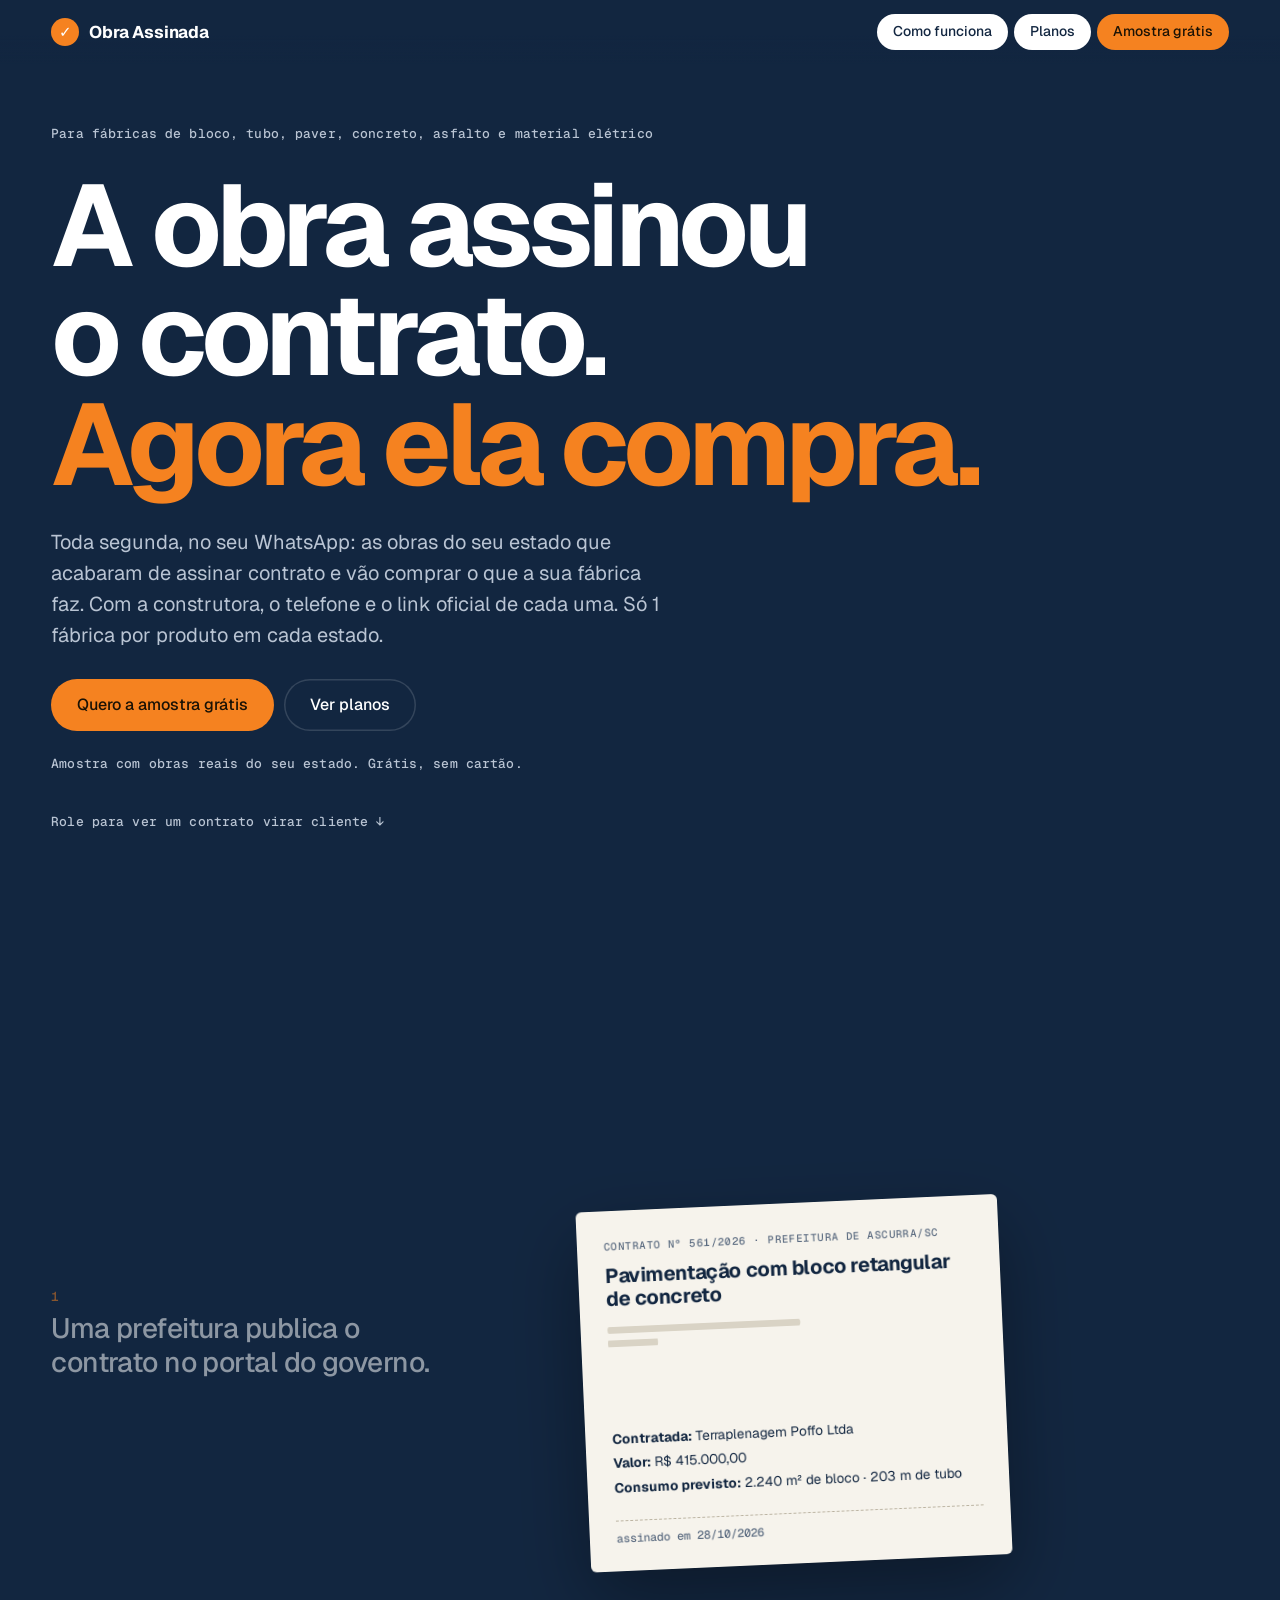
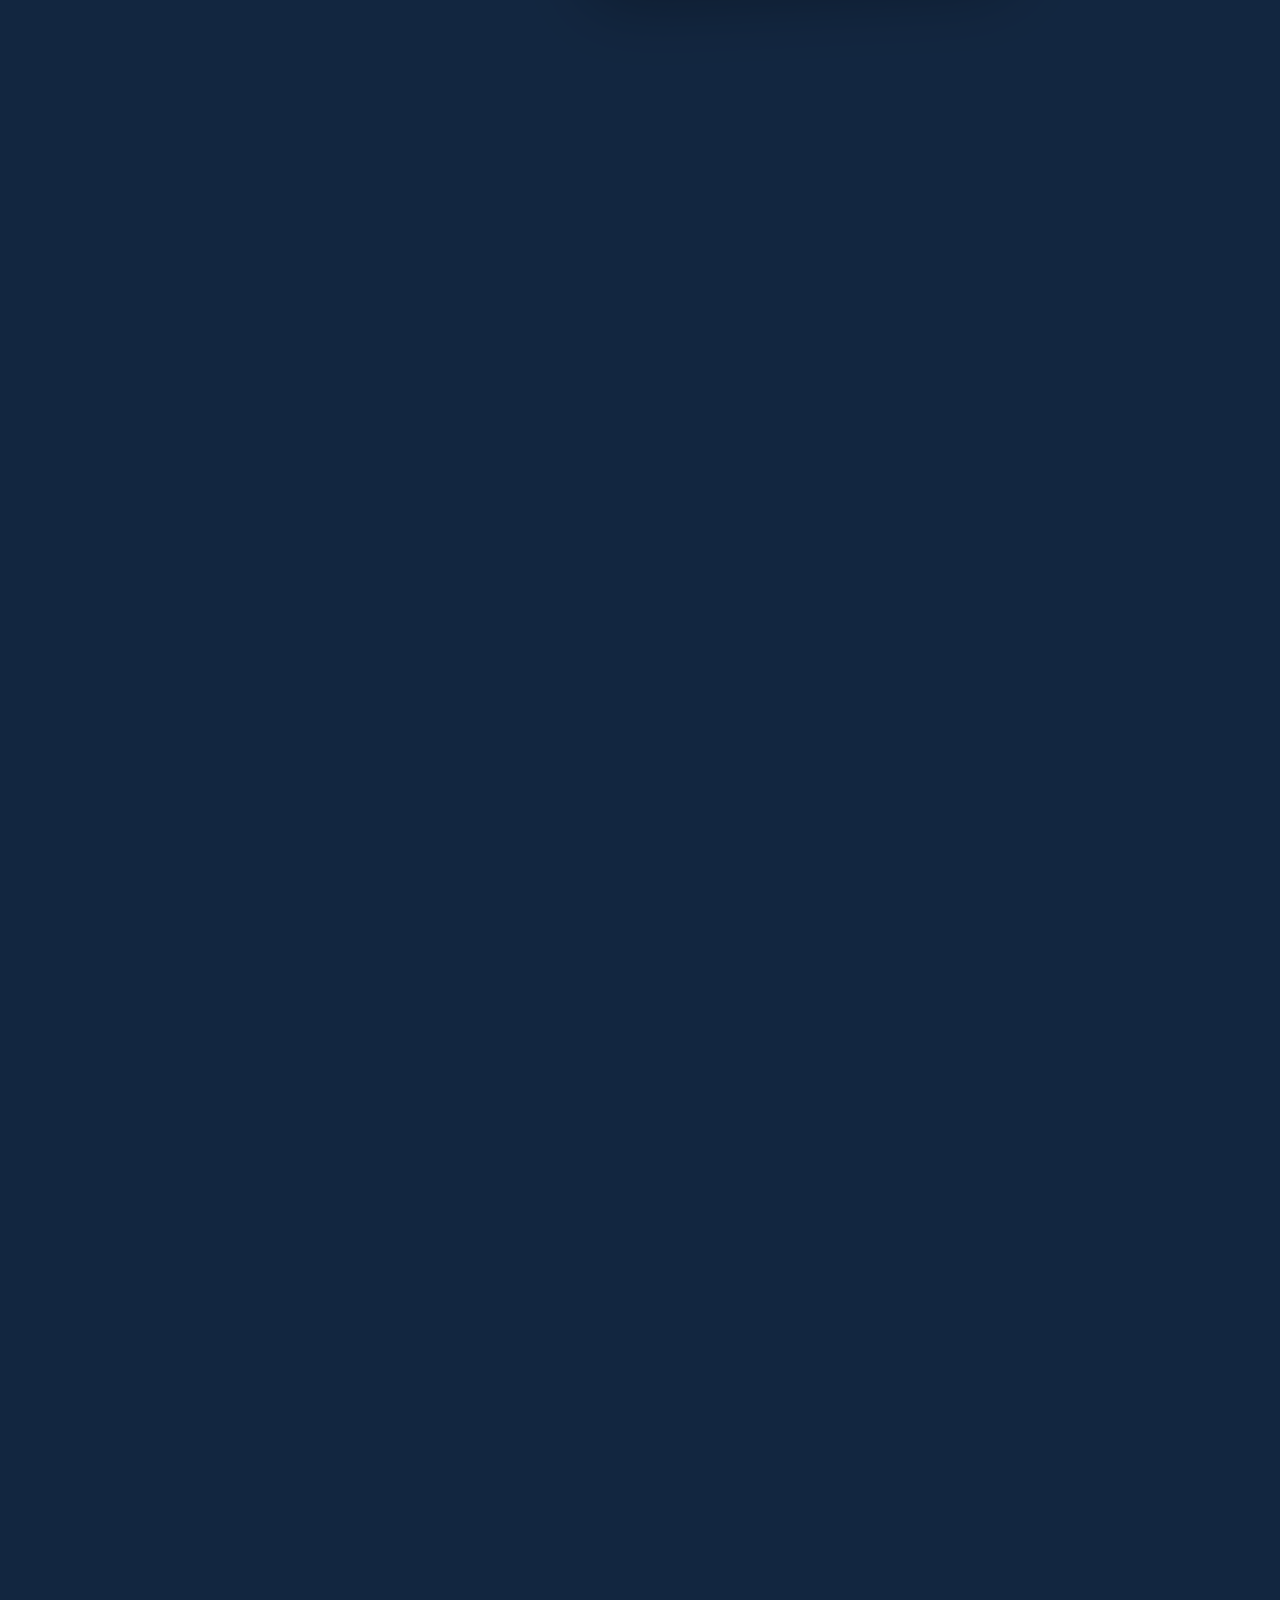
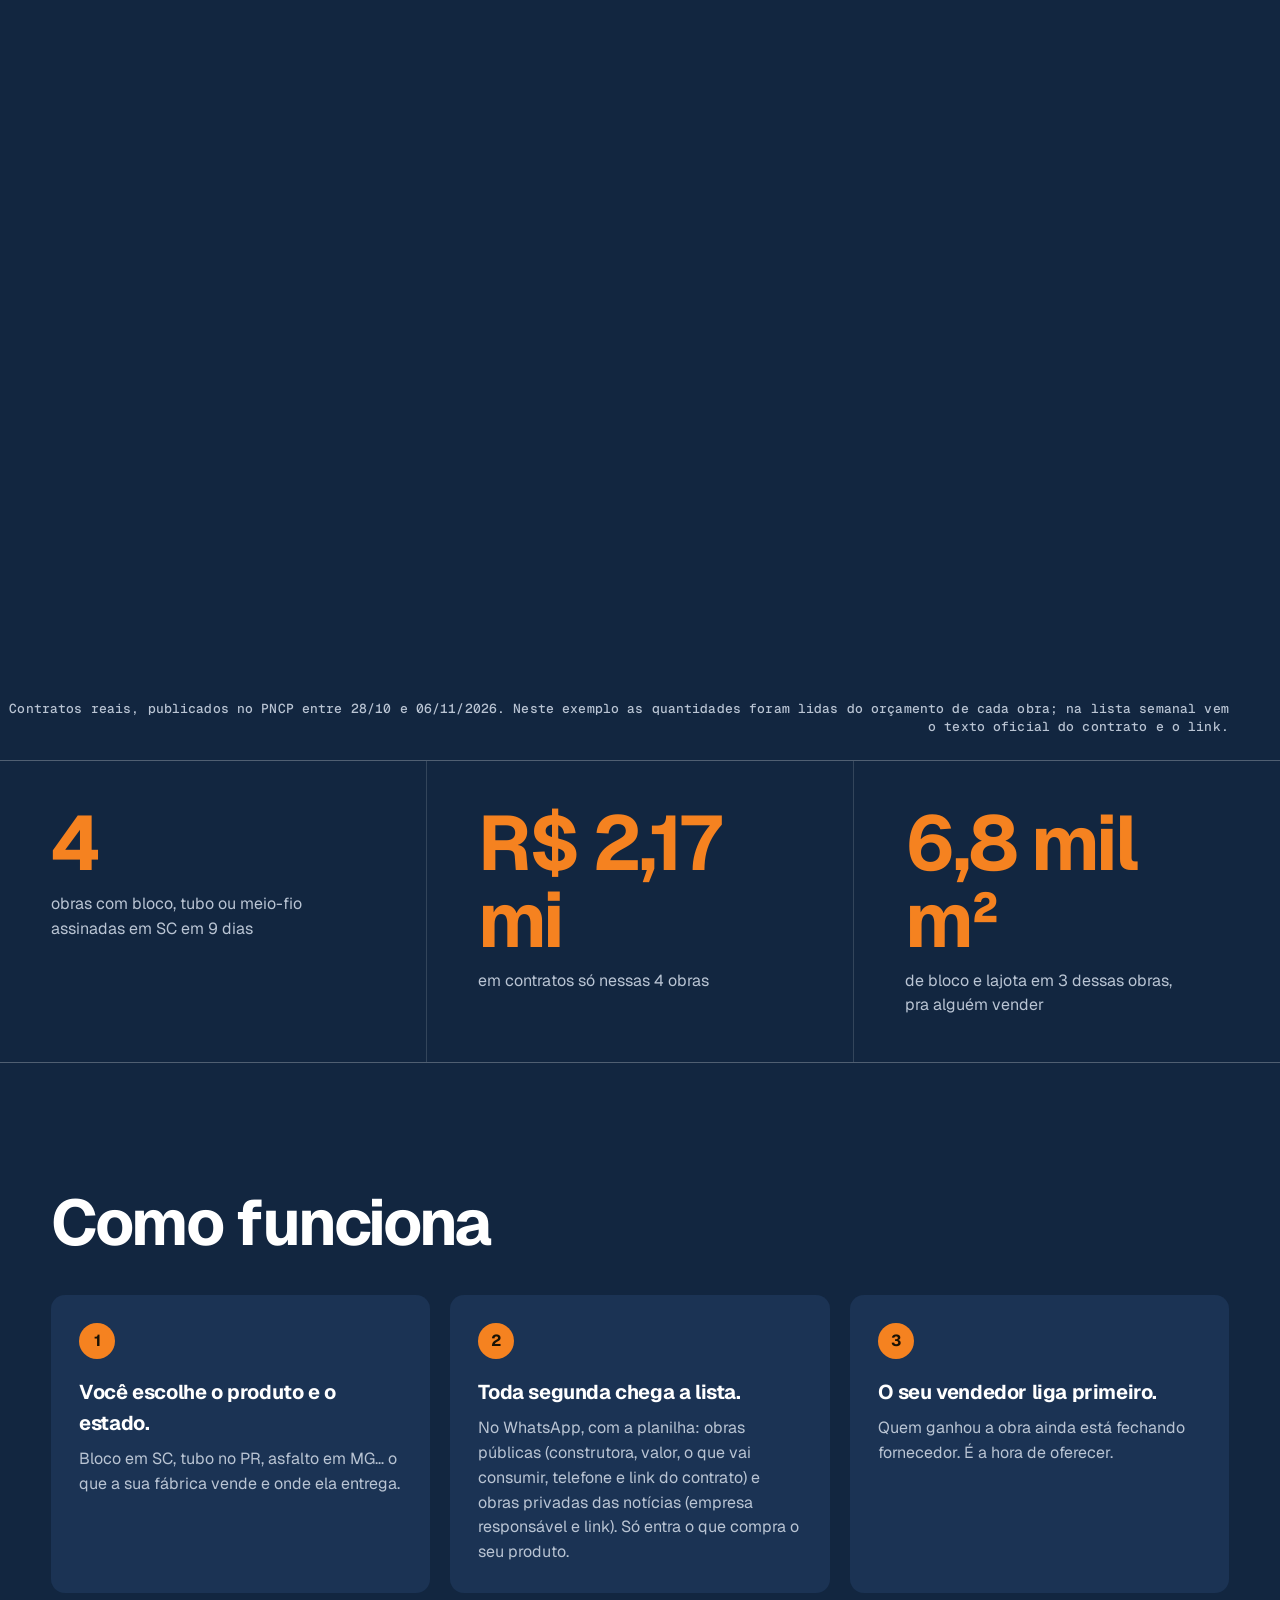
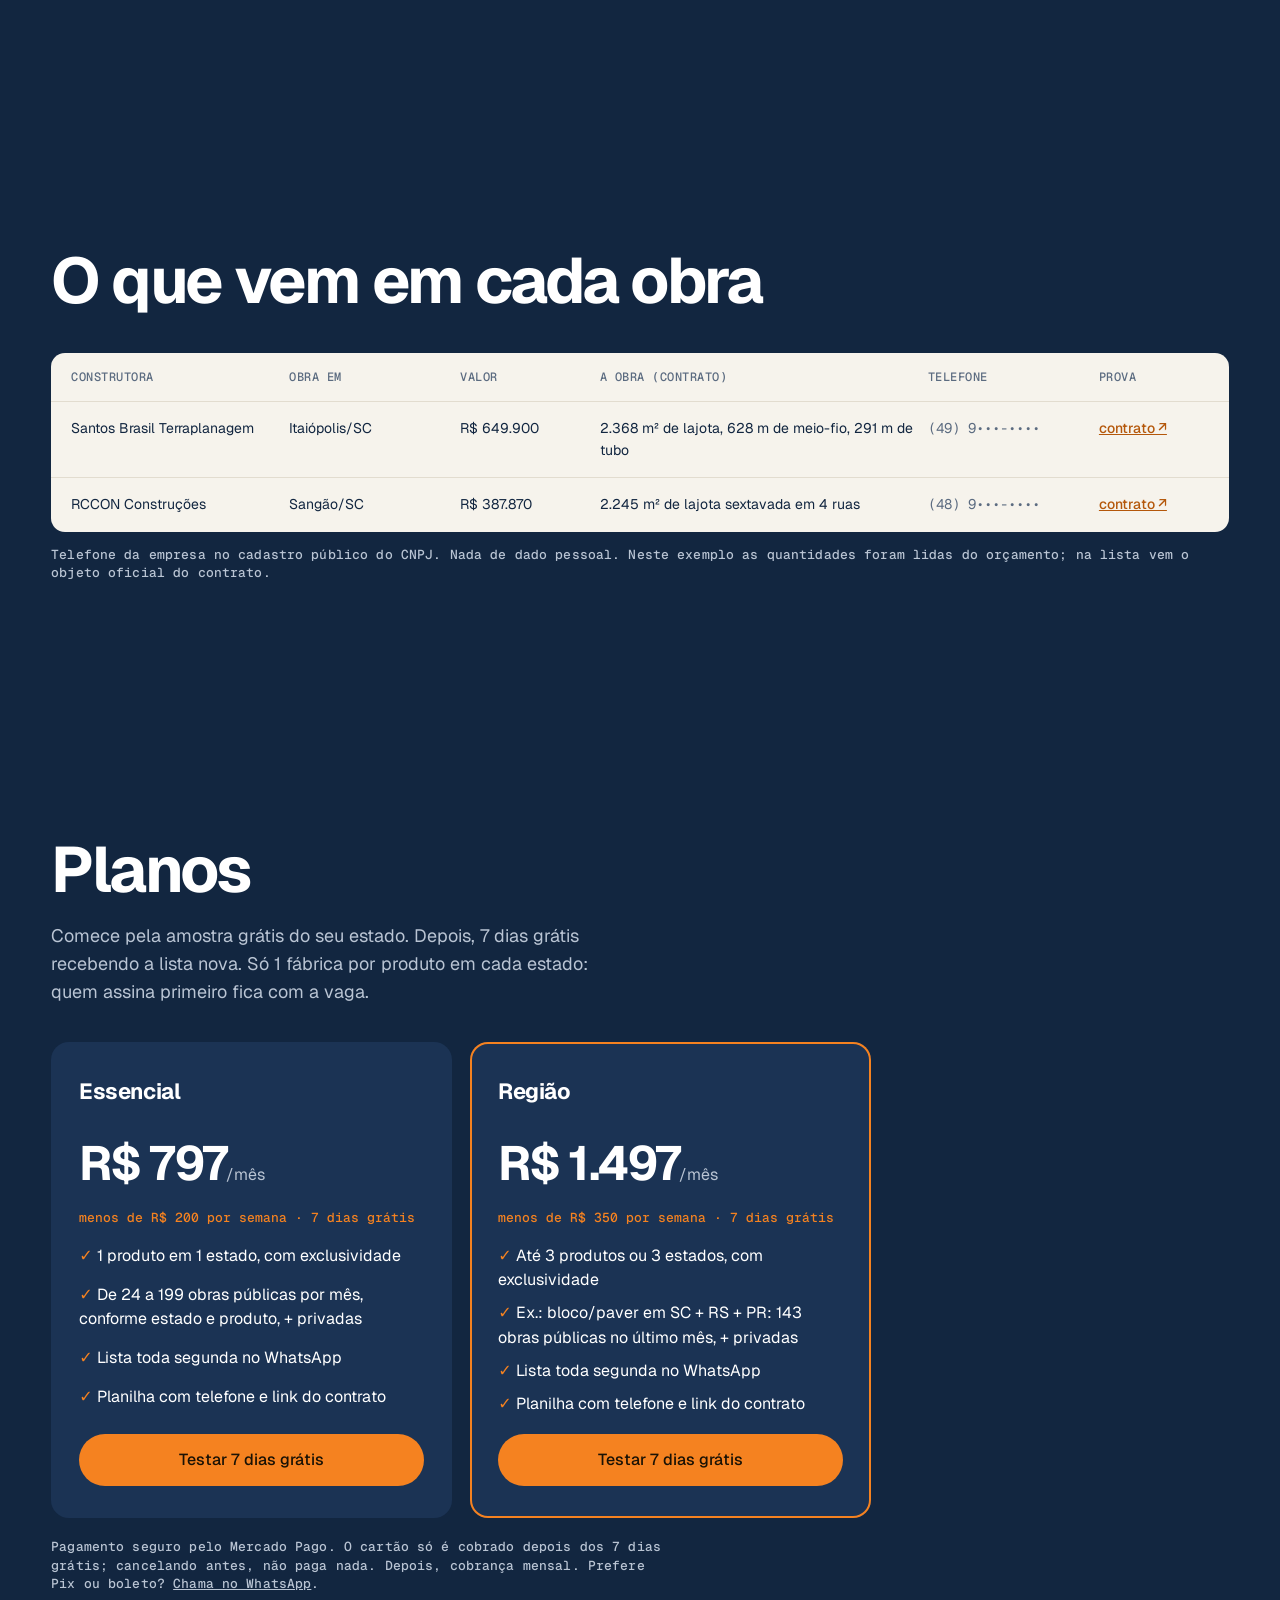
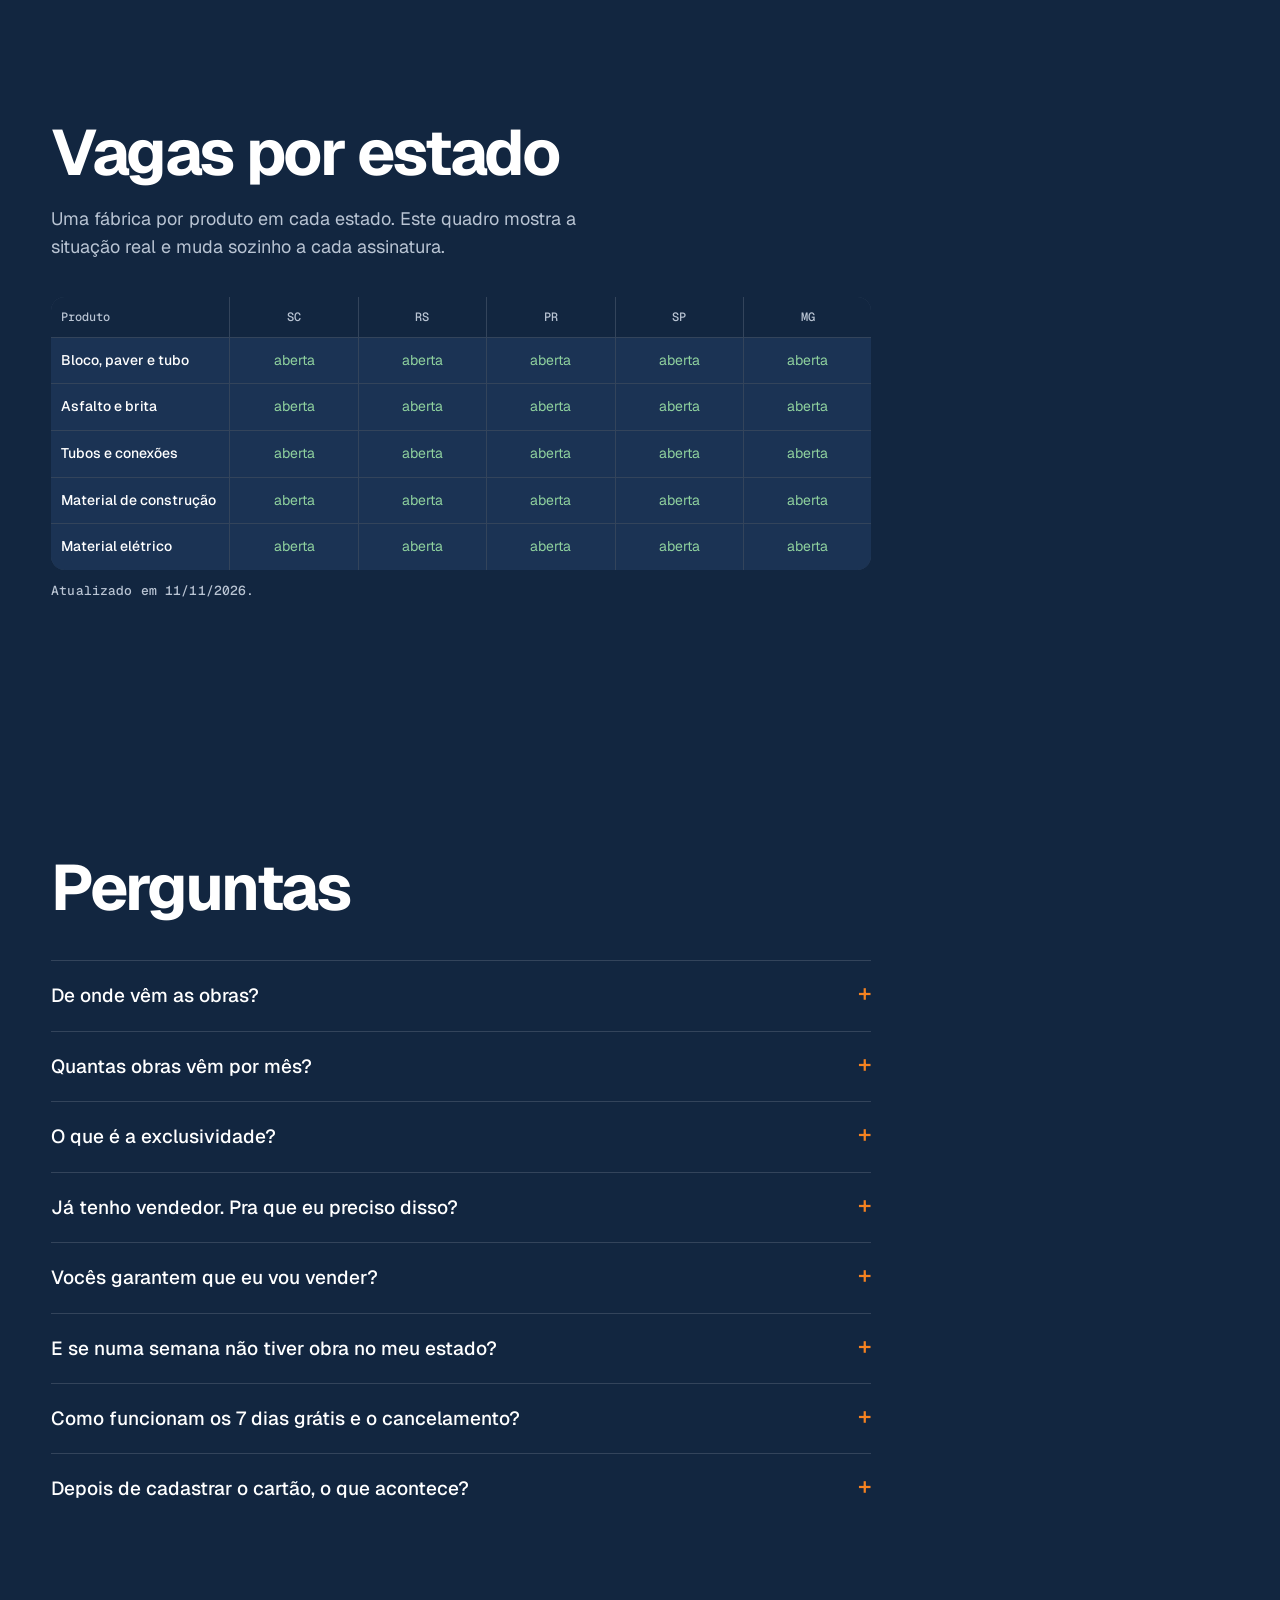
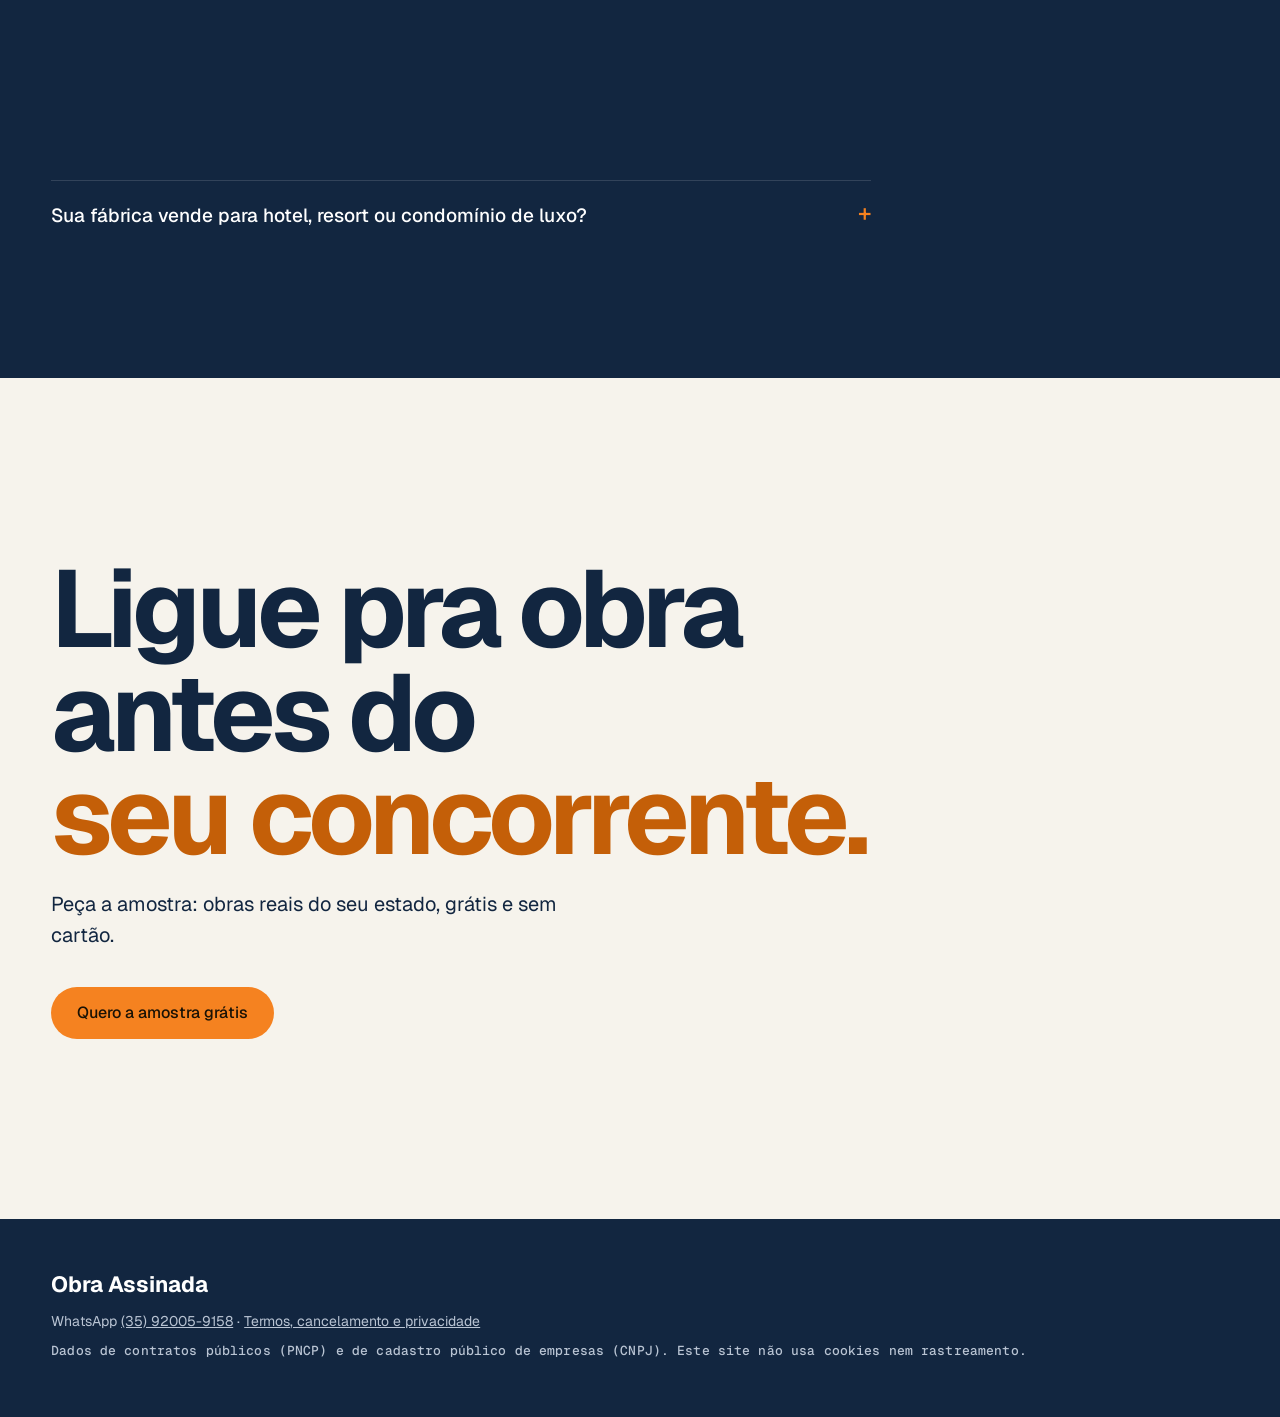
<file: index.html>
<!doctype html>
<html lang="pt-BR">
<head>
<meta charset="utf-8">
<meta name="viewport" content="width=device-width, initial-scale=1">
<title>Obra Assinada · Quem vai comprar o que a sua fábrica faz</title>
<meta name="description" content="Toda semana, as obras públicas que acabaram de assinar contrato e vão comprar bloco, tubo, paver, concreto, asfalto e material elétrico. Com a construtora, o telefone e o link do contrato.">
<meta name="theme-color" content="#122640">
<meta property="og:title" content="Obra Assinada · Obras que acabaram de assinar contrato">
<meta property="og:description" content="Toda semana, na sua fábrica: quem ganhou a obra, o que vai consumir e o link do contrato público.">
<meta property="og:type" content="website">
<meta property="og:url" content="https://maglionithiago76-debug.github.io/obra-assinada/">
<meta property="og:locale" content="pt_BR">
<meta property="og:image" content="https://maglionithiago76-debug.github.io/obra-assinada/img/og.jpg">
<meta property="og:image:width" content="1200">
<meta property="og:image:height" content="675">
<meta name="twitter:card" content="summary_large_image">
<link rel="canonical" href="https://maglionithiago76-debug.github.io/obra-assinada/">
<link rel="icon" href="img/icon.png">
<link rel="apple-touch-icon" href="img/icon.png">
<link rel="preconnect" href="https://fonts.googleapis.com">
<link rel="preconnect" href="https://fonts.gstatic.com" crossorigin>
<link href="https://fonts.googleapis.com/css2?family=Geist:wght@400;500;700&family=Geist+Mono:wght@400;500&display=swap" rel="stylesheet">
<link rel="stylesheet" href="style.css">
<script type="application/ld+json">{"@context":"https://schema.org","@type":"ProfessionalService","name":"Obra Assinada","description":"Lista semanal de obras públicas recém-contratadas para fábricas de material de construção.","url":"https://maglionithiago76-debug.github.io/obra-assinada/","telephone":"+55 35 92005-9158","areaServed":"BR"}</script>
</head>
<body>

<header class="nav" id="nav">
  <a class="marca" href="#topo" aria-label="Obra Assinada, início"><span class="marca__selo" aria-hidden="true">✓</span>Obra Assinada</a>
  <nav class="nav__links" aria-label="Principal">
    <a class="pilula" href="#como">Como funciona</a>
    <a class="pilula" href="#planos">Planos</a>
    <a class="pilula pilula--acento" data-wa="Oi! Quero a amostra grátis do meu estado." href="#">Amostra grátis</a>
  </nav>
</header>

<main id="topo">

<!-- 1 · Hero -->
<section class="hero" aria-labelledby="hero-titulo">
  <p class="rotulo hero__sobre">Para fábricas de bloco, tubo, paver, concreto, asfalto e material elétrico</p>
  <h1 class="hero__titulo" id="hero-titulo">
    <span class="linha">A obra assinou</span>
    <span class="linha">o contrato.</span>
    <span class="linha linha--acento">Agora ela compra.</span>
  </h1>
  <p class="hero__sub">Toda segunda, no seu WhatsApp: as obras do seu estado que acabaram de assinar contrato e vão comprar o que a sua fábrica faz. Com a construtora, o telefone e o link oficial de cada uma. Só 1 fábrica por produto em cada estado.</p>
  <div class="hero__acoes">
    <a class="pilula pilula--acento pilula--g" data-wa="Oi! Quero a amostra grátis do meu estado." href="#">Quero a amostra grátis</a>
    <a class="pilula pilula--linha pilula--g" href="#planos">Ver planos</a>
  </div>
  <p class="rotulo hero__garantia">Amostra com obras reais do seu estado. Grátis, sem cartão.</p>
  <p class="hero__rolar rotulo" aria-hidden="true">Role para ver um contrato virar cliente ↓</p>
</section>

<!-- 2 · Cena: o contrato é assinado e vira uma linha da lista -->
<section class="cena" id="cena" aria-label="Como um contrato vira um contato">
  <div class="cena__palco">
    <div class="doc" aria-hidden="true">
      <p class="doc__topo">CONTRATO Nº 561/2026 · PREFEITURA DE ASCURRA/SC</p>
      <p class="doc__titulo">Pavimentação com bloco retangular de concreto</p>
      <div class="doc__linhas"><i></i><i></i><i></i><i></i><i></i><i></i><i></i></div>
      <p class="doc__campo"><b>Contratada:</b> Terraplenagem Poffo Ltda</p>
      <p class="doc__campo"><b>Valor:</b> R$ 415.000,00</p>
      <p class="doc__campo"><b>Consumo previsto:</b> 2.240 m² de bloco · 203 m de tubo</p>
      <div class="doc__assinatura"><span>assinado em 28/10/2026</span></div>
      <div class="carimbo">ASSINADO</div>
    </div>
    <div class="cena__textos">
      <p class="cena__passo" data-passo="0"><span class="rotulo">1</span>Uma prefeitura publica o contrato no portal do governo.</p>
      <p class="cena__passo" data-passo="1"><span class="rotulo">2</span>A construtora que ganhou precisa comprar material. Agora.</p>
      <p class="cena__passo" data-passo="2"><span class="rotulo">3</span>A gente lê o contrato e manda pra você toda segunda, com o telefone da construtora.</p>
    </div>
    <div class="zap" aria-hidden="true">
      <div class="zap__topo"><span class="zap__avatar">✓</span><div><b>Obra Assinada</b><small>segunda-feira, 7:00</small></div></div>
      <div class="zap__msg">
        <p><b>4 obras novas em SC</b> com bloco, tubo e meio-fio 👇</p>
        <ul class="zap__lista">
          <li><b>Ascurra/SC</b> · R$ 415 mil<br><small>2.240 m² de bloco · 203 m de tubo</small></li>
          <li><b>Sangão/SC</b> · R$ 388 mil<br><small>2.245 m² de lajota sextavada</small></li>
          <li><b>Itaiópolis/SC</b> · R$ 650 mil<br><small>2.368 m² de lajota · 628 m de meio-fio</small></li>
          <li><b>Arroio do Silva/SC</b> · R$ 714 mil<br><small>bloco sextavado em 6 ruas</small></li>
        </ul>
        <p class="zap__rodape">Construtora, telefone e link do contrato na planilha 📎</p>
      </div>
    </div>
  </div>
  <p class="cena__nota rotulo">Contratos reais, publicados no PNCP entre 28/10 e 06/11/2026. Neste exemplo as quantidades foram lidas do orçamento de cada obra; na lista semanal vem o texto oficial do contrato e o link.</p>
</section>

<!-- 3 · Números reais -->
<section class="numeros" aria-label="Uma semana de exemplo">
  <div class="numero"><b data-conta="4">0</b><span>obras com bloco, tubo ou meio-fio assinadas em SC em 9 dias</span></div>
  <div class="numero"><b data-conta="2.17" data-prefixo="R$ " data-sufixo=" mi">0</b><span>em contratos só nessas 4 obras</span></div>
  <div class="numero"><b data-conta="6.8" data-sufixo=" mil m²">0</b><span>de bloco e lajota em 3 dessas obras, pra alguém vender</span></div>
</section>

<!-- 4 · Como funciona -->
<section class="como" id="como" aria-labelledby="como-titulo">
  <h2 class="secao__titulo" id="como-titulo">Como funciona</h2>
  <ol class="passos">
    <li><b>Você escolhe o produto e o estado.</b><span>Bloco em SC, tubo no PR, asfalto em MG… o que a sua fábrica vende e onde ela entrega.</span></li>
    <li><b>Toda segunda chega a lista.</b><span>No WhatsApp, com a planilha: obras públicas (construtora, valor, o que vai consumir, telefone e link do contrato) e obras privadas das notícias (empresa responsável e link). Só entra o que compra o seu produto.</span></li>
    <li><b>O seu vendedor liga primeiro.</b><span>Quem ganhou a obra ainda está fechando fornecedor. É a hora de oferecer.</span></li>
  </ol>
</section>

<!-- 5 · O que vem -->
<section class="vem" aria-labelledby="vem-titulo">
  <h2 class="secao__titulo" id="vem-titulo">O que vem em cada obra</h2>
  <div class="tabela" role="table" aria-label="Exemplo de linha da lista">
    <div class="tabela__linha tabela__cab" role="row"><span role="columnheader">Construtora</span><span role="columnheader">Obra em</span><span role="columnheader">Valor</span><span role="columnheader">A obra (contrato)</span><span role="columnheader">Telefone</span><span role="columnheader">Prova</span></div>
    <div class="tabela__linha" role="row"><span role="cell">Santos Brasil Terraplanagem</span><span role="cell">Itaiópolis/SC</span><span role="cell">R$ 649.900</span><span role="cell">2.368 m² de lajota, 628 m de meio-fio, 291 m de tubo</span><span role="cell" class="borrado">(49) 9•••-••••</span><span role="cell"><a href="https://pncp.gov.br/app/contratos/83102517000119/2026/2439" target="_blank" rel="noopener">contrato ↗</a></span></div>
    <div class="tabela__linha" role="row"><span role="cell">RCCON Construções</span><span role="cell">Sangão/SC</span><span role="cell">R$ 387.870</span><span role="cell">2.245 m² de lajota sextavada em 4 ruas</span><span role="cell" class="borrado">(48) 9•••-••••</span><span role="cell"><a href="https://pncp.gov.br/app/contratos/95780458000117/2026/1728" target="_blank" rel="noopener">contrato ↗</a></span></div>
  </div>
  <p class="rotulo vem__nota">Telefone da empresa no cadastro público do CNPJ. Nada de dado pessoal. Neste exemplo as quantidades foram lidas do orçamento; na lista vem o objeto oficial do contrato.</p>
</section>

<!-- 6 · Planos -->
<section class="planos" id="planos" aria-labelledby="planos-titulo">
  <h2 class="secao__titulo" id="planos-titulo">Planos</h2>
  <p class="planos__sub">Comece pela amostra grátis do seu estado. Depois, 7 dias grátis recebendo a lista nova. Só 1 fábrica por produto em cada estado: quem assina primeiro fica com a vaga.</p>
  <div class="cartoes">
    <article class="cartao">
      <h3>Essencial</h3>
      <p class="preco"><b>R$ 797</b>/mês</p><p class="preco__semana">menos de R$ 200 por semana · 7 dias grátis</p>
      <ul>
        <li>1 produto em 1 estado, com exclusividade</li>
        <li id="vol-essencial">Obras públicas e privadas do seu estado, toda semana</li>
        <li>Lista toda segunda no WhatsApp</li>
        <li>Planilha com telefone e link do contrato</li>
      </ul>
      <a class="pilula pilula--acento pilula--g" data-plano="essencial" href="#">Testar 7 dias grátis</a>
    </article>
    <article class="cartao cartao--destaque">
      <h3>Região</h3>
      <p class="preco"><b>R$ 1.497</b>/mês</p><p class="preco__semana">menos de R$ 350 por semana · 7 dias grátis</p>
      <ul>
        <li>Até 3 produtos ou 3 estados, com exclusividade</li>
        <li id="vol-regiao">Junta estados vizinhos onde o volume é menor</li>
        <li>Lista toda segunda no WhatsApp</li>
        <li>Planilha com telefone e link do contrato</li>
      </ul>
      <a class="pilula pilula--acento pilula--g" data-plano="regiao" href="#">Testar 7 dias grátis</a>
    </article>
  </div>
  <p class="rotulo planos__nota">Pagamento seguro pelo Mercado Pago. O cartão só é cobrado depois dos 7 dias grátis; cancelando antes, não paga nada. Depois, cobrança mensal. Prefere Pix ou boleto? <a data-wa="Oi! Quero assinar a Obra Assinada pagando no Pix." href="#">Chama no WhatsApp</a>.</p>
</section>

<!-- 6b · Vagas (real status, from vagas.js) -->
<section class="vagas" id="vagas" aria-labelledby="vagas-titulo">
  <h2 class="secao__titulo" id="vagas-titulo">Vagas por estado</h2>
  <p class="planos__sub">Uma fábrica por produto em cada estado. Este quadro mostra a situação real e muda sozinho a cada assinatura.</p>
  <div class="vagas__grade" id="vagas-grade"></div>
  <p class="rotulo" id="vagas-data"></p>
</section>

<!-- 7 · Perguntas -->
<section class="faq" aria-labelledby="faq-titulo">
  <h2 class="secao__titulo" id="faq-titulo">Perguntas</h2>
  <details><summary>De onde vêm as obras?</summary><p>As públicas vêm do PNCP, o Portal Nacional de Contratações Públicas, onde prefeituras, estados e órgãos federais publicam por lei os contratos assinados. As privadas vêm de notícias da semana (loteamentos, condomínios, galpões, hotéis…). Toda obra tem o link de onde saiu.</p></details>
  <details><summary>Quantas obras vêm por mês?</summary><p id="vol-texto">Depende do estado e do produto, e muda de semana para semana. A amostra grátis mostra o volume real do seu estado antes de você pagar.</p></details>
  <details><summary>O que é a exclusividade?</summary><p>Cada produto em cada estado tem uma fábrica só. Se você fica com bloco em SC, nenhuma outra fábrica recebe a lista de bloco de SC enquanto você for assinante (inclusive durante os 7 dias grátis).</p></details>
  <details><summary>Já tenho vendedor. Pra que eu preciso disso?</summary><p>A lista é pra ele. Em vez de procurar obra, ele liga direto pra construtora que acabou de ganhar o contrato e ainda está fechando fornecedor.</p></details>
  <details><summary>Vocês garantem que eu vou vender?</summary><p>Não. A gente garante que a obra existe, foi contratada e que o link prova isso. Fechar a venda é com o seu time.</p></details>
  <details><summary>E se numa semana não tiver obra no meu estado?</summary><p>A gente avisa do mesmo jeito. Por isso a amostra grátis vem antes: você vê o volume real do seu estado antes de pagar qualquer coisa.</p></details>
  <details><summary>Como funcionam os 7 dias grátis e o cancelamento?</summary><p>Você cadastra o cartão no Mercado Pago e recebe a lista nova da semana. A primeira cobrança só acontece no 8º dia; cancelando antes, não paga nada. Depois, cancela quando quiser: manda "cancelar" no WhatsApp ou cancela no Mercado Pago. Nos 7 dias depois da primeira cobrança você ainda pode pedir o dinheiro de volta (Código de Defesa do Consumidor).</p></details>
  <details><summary>Depois de cadastrar o cartão, o que acontece?</summary><p>Você cai numa página que abre o nosso WhatsApp. Diz o produto e o estado: a vaga fica reservada pra você e a lista chega na segunda.</p></details>
</section>

<!-- 7b · Alto padrão -->
<section class="faq" aria-label="Alto padrão">
  <details><summary>Sua fábrica vende para hotel, resort ou condomínio de luxo?</summary><p>Banheira de hidromassagem, piscina, spa, elevador, louças de alto padrão: quem compra isso é obra privada, não pública. Para esses casos a gente monta uma lista mensal de hotéis, resorts e condomínios de alto padrão em obra, com a empresa responsável e o link da notícia, e avisa quando surge um novo. <a data-wa="Oi! Minha fábrica vende para obras de alto padrão. Quero saber da lista." href="#">Fale com a gente</a>.</p></details>
</section>

<!-- 8 · Fim -->
<section class="fim" aria-labelledby="fim-titulo">
  <h2 class="fim__titulo" id="fim-titulo">Ligue pra obra<br>antes do<br><span>seu concorrente.</span></h2>
  <p class="fim__sub">Peça a amostra: obras reais do seu estado, grátis e sem cartão.</p>
  <a class="pilula pilula--acento pilula--g" data-wa="Oi! Quero a amostra grátis do meu estado." href="#">Quero a amostra grátis</a>
</section>

</main>

<footer class="rodape">
  <p class="rodape__marca">Obra Assinada</p>
  <p>WhatsApp <a data-wa="Oi! Vim pelo site da Obra Assinada." href="#">(35) 92005-9158</a> · <a href="termos.html">Termos, cancelamento e privacidade</a></p>
  <p class="rotulo">Dados de contratos públicos (PNCP) e de cadastro público de empresas (CNPJ). Este site não usa cookies nem rastreamento.</p>
</footer>

<script src="config.js"></script>
<script src="vagas.js"></script>
<script src="volumes.js"></script>
<script src="vendor/gsap.min.js"></script>
<script src="vendor/ScrollTrigger.min.js"></script>
<script src="vendor/lenis.min.js"></script>
<script src="app.js"></script>
</body>
</html>
</file>
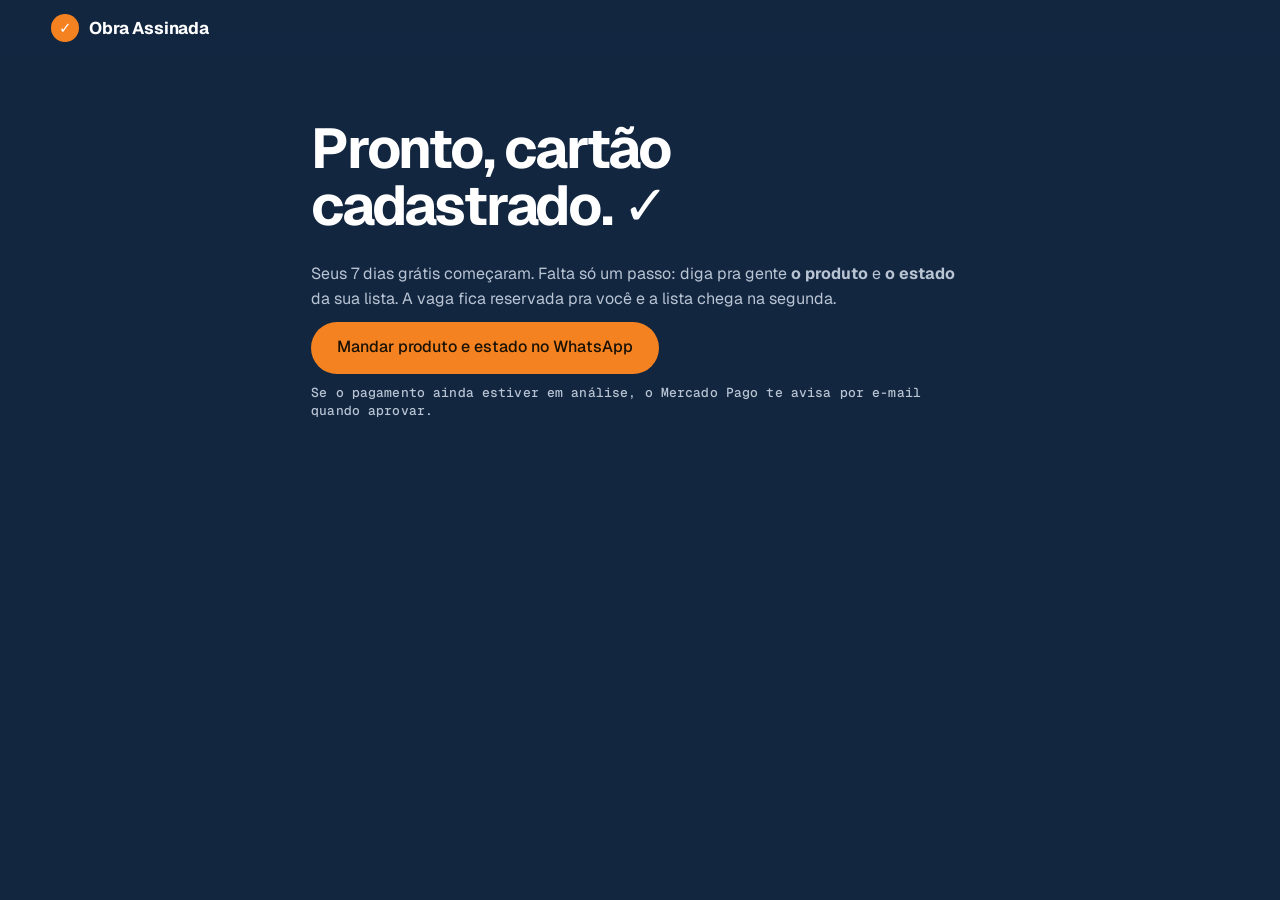
<file: obrigado.html>
<!doctype html>
<html lang="pt-BR">
<head>
<meta charset="utf-8">
<meta name="viewport" content="width=device-width, initial-scale=1">
<title>Assinatura feita · Obra Assinada</title>
<meta name="robots" content="noindex">
<link rel="icon" href="img/icon.png">
<link href="https://fonts.googleapis.com/css2?family=Geist:wght@400;500;700&family=Geist+Mono:wght@500&display=swap" rel="stylesheet">
<link rel="stylesheet" href="style.css">
</head>
<body>
<header class="nav"><a class="marca" href="./"><span class="marca__selo" aria-hidden="true">✓</span>Obra Assinada</a></header>
<main class="pagina">
  <h1>Pronto, cartão cadastrado. ✓</h1>
  <p>Seus 7 dias grátis começaram. Falta só um passo: diga pra gente <b>o produto</b> e <b>o estado</b> da sua lista. A vaga fica reservada pra você e a lista chega na segunda.</p>
  <p><a class="pilula pilula--acento pilula--g" id="zap" href="#">Mandar produto e estado no WhatsApp</a></p>
  <p class="rotulo">Se o pagamento ainda estiver em análise, o Mercado Pago te avisa por e-mail quando aprovar.</p>
</main>
<script src="config.js"></script>
<script>
  const q = new URLSearchParams(location.search);
  const id = q.get("preapproval_id") || "";
  const msg = "Oi! Acabei de assinar a Obra Assinada" + (id ? " (assinatura " + id + ")" : "") +
    ". Produto: ___ / Estado: ___ / Empresa: ___";
  document.getElementById("zap").href = "https://wa.me/" + window.OA.whatsapp + "?text=" + encodeURIComponent(msg);
</script>
</body>
</html>
</file>
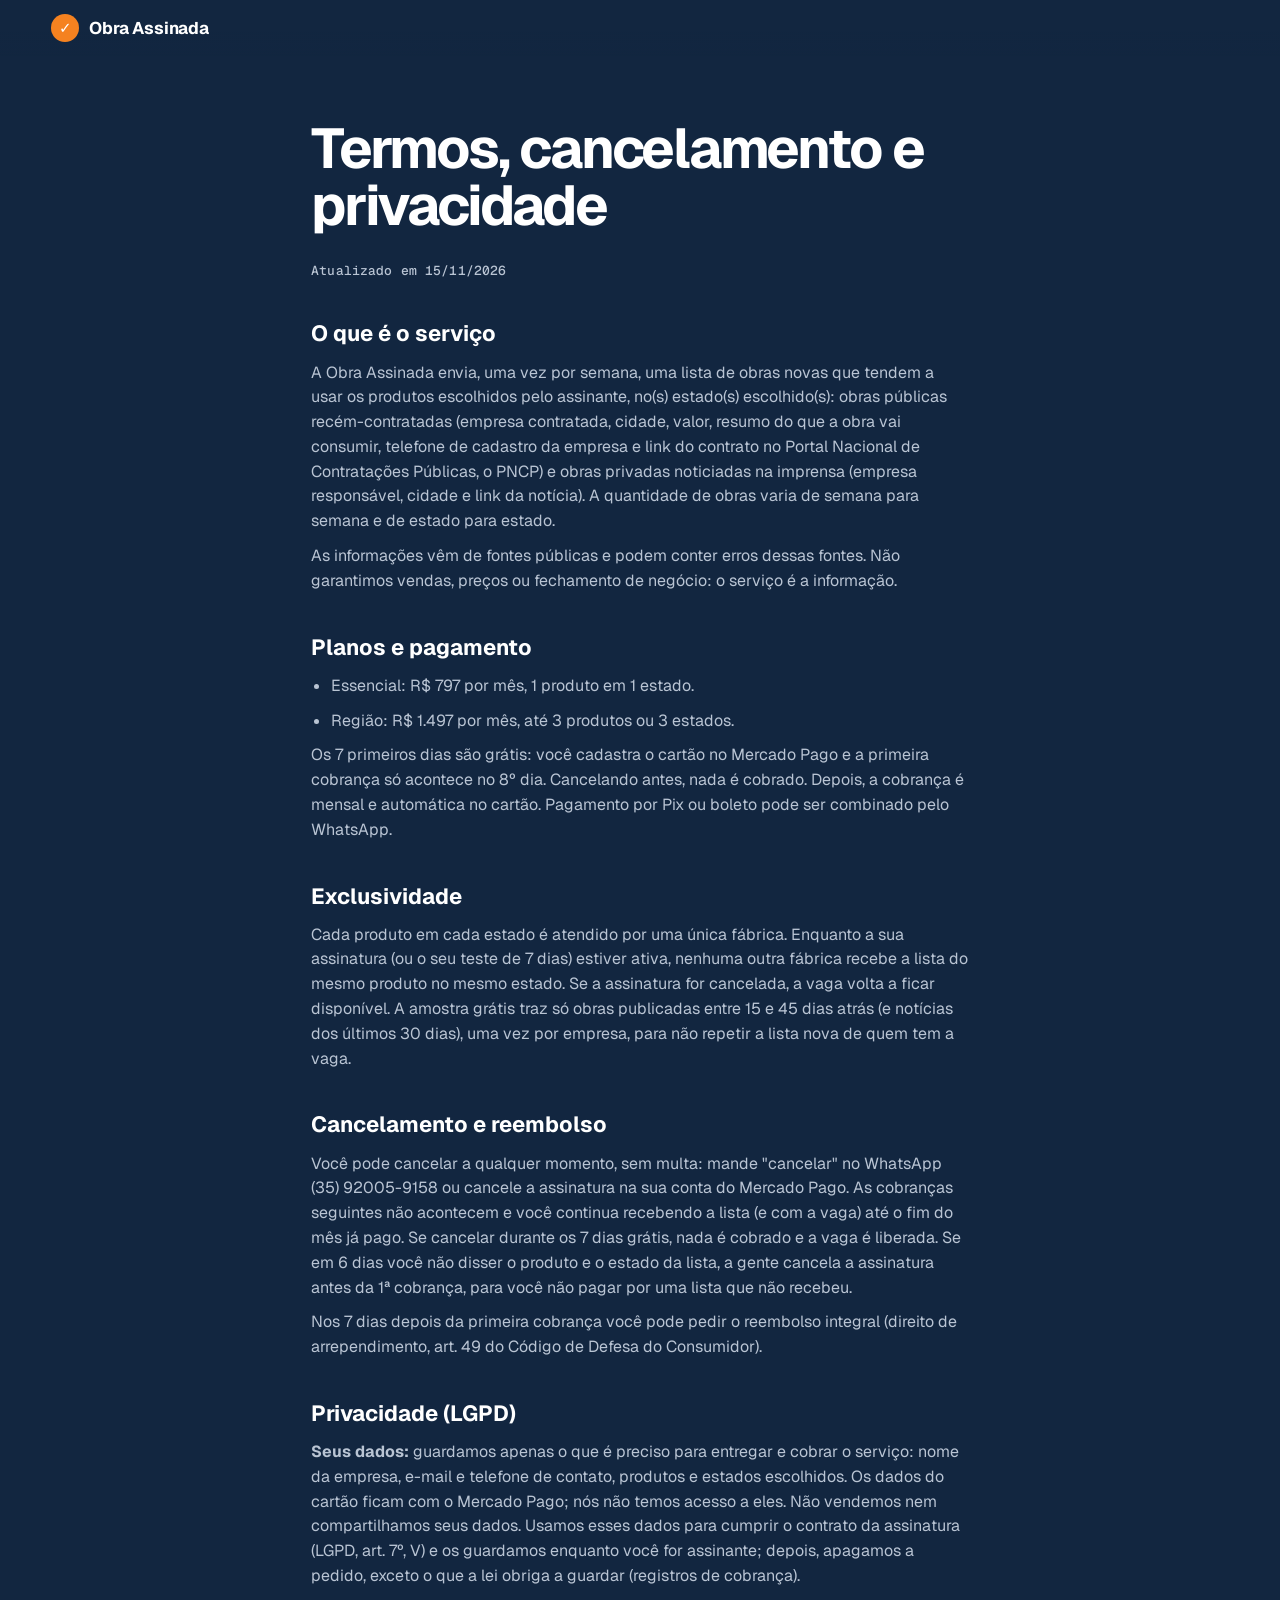
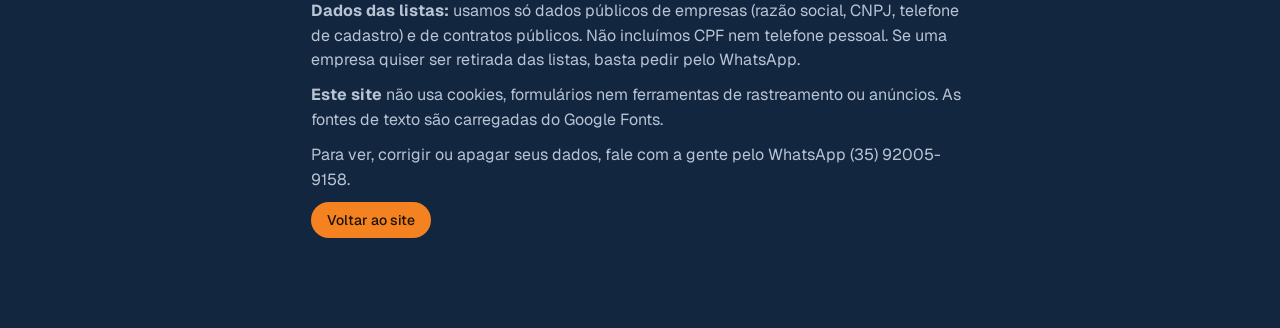
<file: termos.html>
<!doctype html>
<html lang="pt-BR">
<head>
<meta charset="utf-8">
<meta name="viewport" content="width=device-width, initial-scale=1">
<title>Termos e privacidade · Obra Assinada</title>
<link rel="icon" href="img/icon.png">
<link href="https://fonts.googleapis.com/css2?family=Geist:wght@400;500;700&family=Geist+Mono:wght@500&display=swap" rel="stylesheet">
<link rel="stylesheet" href="style.css">
</head>
<body>
<header class="nav"><a class="marca" href="./"><span class="marca__selo" aria-hidden="true">✓</span>Obra Assinada</a></header>
<main class="pagina">
  <h1>Termos, cancelamento e privacidade</h1>
  <p class="rotulo">Atualizado em 15/11/2026</p>

  <h2>O que é o serviço</h2>
  <p>A Obra Assinada envia, uma vez por semana, uma lista de obras novas que tendem a usar os produtos escolhidos pelo assinante, no(s) estado(s) escolhido(s): obras públicas recém-contratadas (empresa contratada, cidade, valor, resumo do que a obra vai consumir, telefone de cadastro da empresa e link do contrato no Portal Nacional de Contratações Públicas, o PNCP) e obras privadas noticiadas na imprensa (empresa responsável, cidade e link da notícia). A quantidade de obras varia de semana para semana e de estado para estado.</p>
  <p>As informações vêm de fontes públicas e podem conter erros dessas fontes. Não garantimos vendas, preços ou fechamento de negócio: o serviço é a informação.</p>

  <h2>Planos e pagamento</h2>
  <ul>
    <li>Essencial: R$ 797 por mês, 1 produto em 1 estado.</li>
    <li>Região: R$ 1.497 por mês, até 3 produtos ou 3 estados.</li>
  </ul>
  <p>Os 7 primeiros dias são grátis: você cadastra o cartão no Mercado Pago e a primeira cobrança só acontece no 8º dia. Cancelando antes, nada é cobrado. Depois, a cobrança é mensal e automática no cartão. Pagamento por Pix ou boleto pode ser combinado pelo WhatsApp.</p>

  <h2>Exclusividade</h2>
  <p>Cada produto em cada estado é atendido por uma única fábrica. Enquanto a sua assinatura (ou o seu teste de 7 dias) estiver ativa, nenhuma outra fábrica recebe a lista do mesmo produto no mesmo estado. Se a assinatura for cancelada, a vaga volta a ficar disponível. A amostra grátis traz só obras publicadas entre 15 e 45 dias atrás (e notícias dos últimos 30 dias), uma vez por empresa, para não repetir a lista nova de quem tem a vaga.</p>

  <h2>Cancelamento e reembolso</h2>
  <p>Você pode cancelar a qualquer momento, sem multa: mande "cancelar" no WhatsApp (35) 92005-9158 ou cancele a assinatura na sua conta do Mercado Pago. As cobranças seguintes não acontecem e você continua recebendo a lista (e com a vaga) até o fim do mês já pago. Se cancelar durante os 7 dias grátis, nada é cobrado e a vaga é liberada. Se em 6 dias você não disser o produto e o estado da lista, a gente cancela a assinatura antes da 1ª cobrança, para você não pagar por uma lista que não recebeu.</p>
  <p>Nos 7 dias depois da primeira cobrança você pode pedir o reembolso integral (direito de arrependimento, art. 49 do Código de Defesa do Consumidor).</p>

  <h2>Privacidade (LGPD)</h2>
  <p><b>Seus dados:</b> guardamos apenas o que é preciso para entregar e cobrar o serviço: nome da empresa, e-mail e telefone de contato, produtos e estados escolhidos. Os dados do cartão ficam com o Mercado Pago; nós não temos acesso a eles. Não vendemos nem compartilhamos seus dados. Usamos esses dados para cumprir o contrato da assinatura (LGPD, art. 7º, V) e os guardamos enquanto você for assinante; depois, apagamos a pedido, exceto o que a lei obriga a guardar (registros de cobrança).</p>
  <p><b>Dados das listas:</b> usamos só dados públicos de empresas (razão social, CNPJ, telefone de cadastro) e de contratos públicos. Não incluímos CPF nem telefone pessoal. Se uma empresa quiser ser retirada das listas, basta pedir pelo WhatsApp.</p>
  <p><b>Este site</b> não usa cookies, formulários nem ferramentas de rastreamento ou anúncios. As fontes de texto são carregadas do Google Fonts.</p>
  <p>Para ver, corrigir ou apagar seus dados, fale com a gente pelo WhatsApp (35) 92005-9158.</p>
  <p><a class="pilula pilula--acento" href="./">Voltar ao site</a></p>
</main>
</body>
</html>
</file>
<file: style.css>
/* Obra Assinada · navy base (~60%), white/paper neutral (~30%), orange accent (~10%) */
:root{
  --base:#122640;
  --base-2:#1b3354;
  --papel:#f6f3ec;
  --branco:#ffffff;
  --acento:#f58220;
  --texto-2:#b9c4d3;   /* secondary text on navy */
  --tinta:#122640;
  --fio:rgba(255,255,255,.14);
  --fonte:"Geist",system-ui,sans-serif;
  --mono:"Geist Mono",ui-monospace,monospace;
  --m:clamp(16px,4vw,56px);
  --ease:cubic-bezier(.2,.7,.2,1);
}
*{box-sizing:border-box;margin:0;padding:0}
html{background:var(--base)}
body{background:var(--base);color:var(--branco);font:400 16px/1.55 var(--fonte);-webkit-font-smoothing:antialiased;overflow-x:clip}
a{color:inherit}
:focus-visible{outline:2px solid var(--acento);outline-offset:3px}
.rotulo{font:500 13px/1.4 var(--mono);color:var(--texto-2);letter-spacing:.01em}

/* pills */
.pilula{display:inline-flex;align-items:center;justify-content:center;height:36px;padding:0 16px;border-radius:999px;background:var(--branco);color:var(--tinta);font-weight:500;font-size:14px;text-decoration:none;white-space:nowrap;transition:transform .25s var(--ease),background-color .25s}
.pilula:hover{transform:translateY(-2px)}
.pilula--acento{background:var(--acento);color:#1a1205}
.pilula--linha{background:transparent;color:var(--branco);box-shadow:inset 0 0 0 1.5px var(--fio)}
.pilula--g{height:52px;padding:0 26px;font-size:16px}

/* nav */
.nav{position:fixed;inset:0 0 auto;z-index:50;display:flex;justify-content:space-between;align-items:center;gap:12px;padding:14px var(--m);background:linear-gradient(var(--base) 55%,transparent)}
.marca{display:flex;align-items:center;gap:10px;font-weight:700;font-size:17px;text-decoration:none;letter-spacing:-.01em}
.marca__selo{display:grid;place-items:center;width:28px;height:28px;border-radius:50%;background:var(--acento);color:var(--branco);font-size:15px;font-weight:700}
.nav__links{display:flex;gap:6px}
@media (max-width:640px){.nav__links .pilula:not(.pilula--acento){display:none}}

/* hero */
.hero{min-height:100svh;display:flex;flex-direction:column;justify-content:center;gap:28px;padding:120px var(--m) 64px;max-width:1280px;margin:0 auto}
.hero__titulo{font-weight:700;font-size:clamp(44px,9vw,128px);line-height:.95;letter-spacing:-.045em}
.hero__titulo .linha{display:block}
.linha--acento{color:var(--acento)}
.hero__sub{max-width:620px;font-size:clamp(17px,1.6vw,20px);color:var(--texto-2)}
.hero__acoes{display:flex;flex-wrap:wrap;gap:10px}
.hero__garantia{margin-top:-4px}
.hero__rolar{margin-top:12px}

/* scene */
.cena{position:relative;height:340vh}
.cena__palco{position:sticky;top:0;height:100svh;display:grid;place-items:center;overflow:hidden}
.doc{position:absolute;width:min(440px,84vw);padding:30px 28px 26px;background:var(--papel);color:var(--tinta);border-radius:6px;box-shadow:0 30px 80px rgba(0,0,0,.35);transform-origin:50% 50%;will-change:transform}
.doc__topo{font:500 11px/1.3 var(--mono);color:#5b6b80;letter-spacing:.04em}
.doc__titulo{margin:12px 0 16px;font-weight:700;font-size:21px;line-height:1.15;letter-spacing:-.02em}
.doc__linhas{display:grid;gap:7px;margin-bottom:16px}
.doc__linhas i{display:block;height:7px;border-radius:4px;background:#d9d3c5;transform-origin:left;transform:scaleX(var(--l,1))}
.doc__linhas i:nth-child(3n){width:78%}.doc__linhas i:nth-child(4n){width:88%}
.doc__campo{font-size:14px;margin-top:4px}
.doc__assinatura{margin-top:22px;padding-top:10px;border-top:1px dashed #b9b19f;font:500 12px var(--mono);color:#5b6b80}
.carimbo{position:absolute;right:18px;bottom:46px;padding:8px 14px;border:4px solid var(--acento);border-radius:8px;color:var(--acento);font-weight:700;font-size:28px;letter-spacing:.08em;transform:rotate(-12deg) scale(3);opacity:0;mix-blend-mode:multiply}
.cena__textos{position:absolute;left:var(--m);bottom:6svh;width:min(420px,calc(100vw - 2 * var(--m)));height:5.5em}
.cena__passo{position:absolute;bottom:0;left:0;width:100%;font-weight:500;font-size:clamp(20px,2.2vw,28px);line-height:1.2;letter-spacing:-.02em;opacity:0;transform:translateY(20px)}
.cena__passo .rotulo{display:block;margin-bottom:6px;color:var(--acento)}
.zap{position:absolute;width:min(380px,88vw);background:#0b141a;border-radius:18px;overflow:hidden;box-shadow:0 30px 80px rgba(0,0,0,.4);opacity:0;transform:translateY(60px) scale(.94)}
.zap__topo{display:flex;align-items:center;gap:10px;padding:12px 14px;background:#1f2c34}
.zap__topo small{display:block;color:#8696a0;font-size:12px}
.zap__avatar{display:grid;place-items:center;width:34px;height:34px;border-radius:50%;background:var(--acento);font-weight:700}
.zap__msg{margin:14px;padding:12px 14px;background:#005c4b;border-radius:10px 10px 10px 2px;font-size:14px}
.zap__lista{list-style:none;display:grid;gap:8px;margin:10px 0}
.zap__lista li{padding:8px 10px;background:rgba(0,0,0,.18);border-radius:8px;opacity:0;transform:translateX(-14px)}
.zap__lista small{color:#d1e7dd}
.zap__rodape{font-size:13px;color:#d1e7dd}
.cena__nota{position:absolute;right:var(--m);bottom:24px;text-align:right}
@media (min-width:900px){.cena__textos{bottom:auto;top:42%;height:auto}.cena__passo{bottom:auto;top:0}.doc,.zap{margin-left:24vw}}
@media (max-width:899px){.cena__palco{place-items:start center}.doc,.zap{top:84px}.doc{padding:22px 20px}.doc__titulo{font-size:18px}}

/* numbers */
.numeros{display:grid;grid-template-columns:repeat(auto-fit,minmax(240px,1fr));gap:1px;background:var(--fio);border-block:1px solid var(--fio)}
.numero{padding:44px var(--m);background:var(--base)}
.numero b{display:block;font-weight:700;font-size:clamp(44px,6vw,84px);line-height:1;letter-spacing:-.04em;color:var(--acento)}
.numero span{display:block;margin-top:10px;max-width:280px;color:var(--texto-2)}

/* sections */
.como,.vem,.planos,.faq{padding:clamp(72px,10vw,140px) var(--m);max-width:1280px;margin:0 auto}
.secao__titulo{font-weight:700;font-size:clamp(34px,5vw,64px);line-height:1;letter-spacing:-.04em;margin-bottom:40px}
.passos{list-style:none;counter-reset:p;display:grid;grid-template-columns:repeat(auto-fit,minmax(260px,1fr));gap:20px}
.passos li{counter-increment:p;padding:28px;border-radius:14px;background:var(--base-2)}
.passos li::before{content:counter(p);display:grid;place-items:center;width:36px;height:36px;margin-bottom:18px;border-radius:50%;background:var(--acento);color:#1a1205;font-weight:700}
.passos b{display:block;font-size:20px;letter-spacing:-.02em;margin-bottom:8px}
.passos span{color:var(--texto-2)}

/* table */
.tabela{border-radius:14px;overflow:hidden;background:var(--papel);color:var(--tinta)}
.tabela__linha{display:grid;grid-template-columns:1.3fr 1fr .8fr 2fr 1fr .7fr;gap:14px;padding:16px 20px;border-top:1px solid #e2dccf;font-size:14px}
.tabela__cab{border-top:0;font:500 12px var(--mono);color:#5b6b80;text-transform:uppercase;letter-spacing:.04em}
.tabela a{color:#b4570a;font-weight:500}
.borrado{filter:blur(.5px);color:#5b6b80;font-family:var(--mono)}
.vem__nota{margin-top:14px}
@media (max-width:820px){
  .tabela__cab{display:none}
  .tabela__linha{grid-template-columns:1fr 1fr;row-gap:6px}
  .tabela__linha span:nth-child(1){grid-column:1/-1;font-weight:700}
  .tabela__linha span:nth-child(4){grid-column:1/-1}
}

/* plans */
.planos__sub{max-width:560px;color:var(--texto-2);margin:-20px 0 36px;font-size:18px}
.cartoes{display:grid;grid-template-columns:repeat(auto-fit,minmax(280px,1fr));gap:18px;max-width:820px}
.cartao{display:flex;flex-direction:column;gap:18px;padding:32px 28px;border-radius:18px;background:var(--base-2)}
.cartao--destaque{box-shadow:inset 0 0 0 2px var(--acento)}
.cartao h3{font-size:22px;letter-spacing:-.02em}
.preco{color:var(--texto-2)}
.preco b{font-size:48px;letter-spacing:-.04em;color:var(--branco)}
.cartao ul{list-style:none;display:grid;gap:8px;flex:1}
.cartao li::before{content:"✓ ";color:var(--acento);font-weight:700}
.planos__nota{margin-top:20px;max-width:620px}

/* faq */
.faq details{border-top:1px solid var(--fio);padding:20px 0;max-width:820px}
.faq summary{cursor:pointer;font-weight:500;font-size:19px;list-style:none;display:flex;justify-content:space-between;gap:16px}
.faq summary::after{content:"+";color:var(--acento);font-size:24px;line-height:1}
.faq details[open] summary::after{content:"–"}
.faq details p{margin-top:12px;color:var(--texto-2);max-width:680px}

/* end */
.fim{padding:clamp(90px,14vw,200px) var(--m);display:flex;flex-direction:column;align-items:flex-start;gap:36px;background:var(--papel);color:var(--tinta)}
.fim__titulo{font-weight:700;font-size:clamp(44px,8.5vw,128px);line-height:.95;letter-spacing:-.045em}
.fim__titulo span{color:#c45f08}
.fim__sub{margin-top:-14px;font-size:clamp(17px,1.6vw,20px);max-width:560px}
.rodape{padding:48px var(--m) 56px;display:grid;gap:10px;color:var(--texto-2);font-size:14px}
.rodape__marca{color:var(--branco);font-weight:700;font-size:22px}

/* subpages */
.pagina{max-width:760px;margin:0 auto;padding:120px var(--m) 80px}
.pagina h1{font-size:clamp(34px,5vw,56px);line-height:1.02;letter-spacing:-.04em;margin-bottom:28px}
.pagina h2{font-size:22px;margin:36px 0 10px}
.pagina p,.pagina li{color:var(--texto-2);margin-bottom:10px}
.pagina ul{padding-left:20px}

@media (prefers-reduced-motion:reduce){
  .cena{height:auto}
  .cena__palco{position:relative;height:auto;display:flex;flex-direction:column;gap:32px;padding:60px var(--m)}
  .doc,.zap,.cena__textos{position:relative;inset:auto}
  .zap,.zap__lista li,.cena__passo,.carimbo{opacity:1;transform:none}
  .cena__passo{position:relative;margin-bottom:12px}
  .carimbo{transform:rotate(-12deg)}
}

/* plans: weekly price line */
.preco__semana{margin-top:-10px;font:500 13px var(--mono);color:var(--acento)}

/* slots scoreboard */
.vagas{padding:0 var(--m) clamp(72px,10vw,140px);max-width:1280px;margin:0 auto}
.vagas__grade{display:grid;grid-template-columns:minmax(150px,1.4fr) repeat(5,minmax(44px,1fr));gap:1px;max-width:820px;background:var(--fio);border-radius:14px;overflow:hidden;font-size:14px}
.vagas__grade span{padding:12px 10px;background:var(--base-2);text-align:center}
.vagas__grade .vg-prod{text-align:left;font-weight:500}
.vagas__grade .vg-cab{background:var(--base);font:500 12px var(--mono);color:var(--texto-2)}
.vg-aberto{color:#8fd19e}.vg-teste{color:var(--acento)}.vg-fechado{color:#e88;text-decoration:line-through}
.vagas .rotulo{margin-top:12px}
@media (max-width:520px){.vagas__grade{grid-template-columns:minmax(92px,1.3fr) repeat(5,minmax(0,1fr));font-size:11px}.vagas__grade span{padding:9px 2px;overflow-wrap:anywhere}}
</file>
